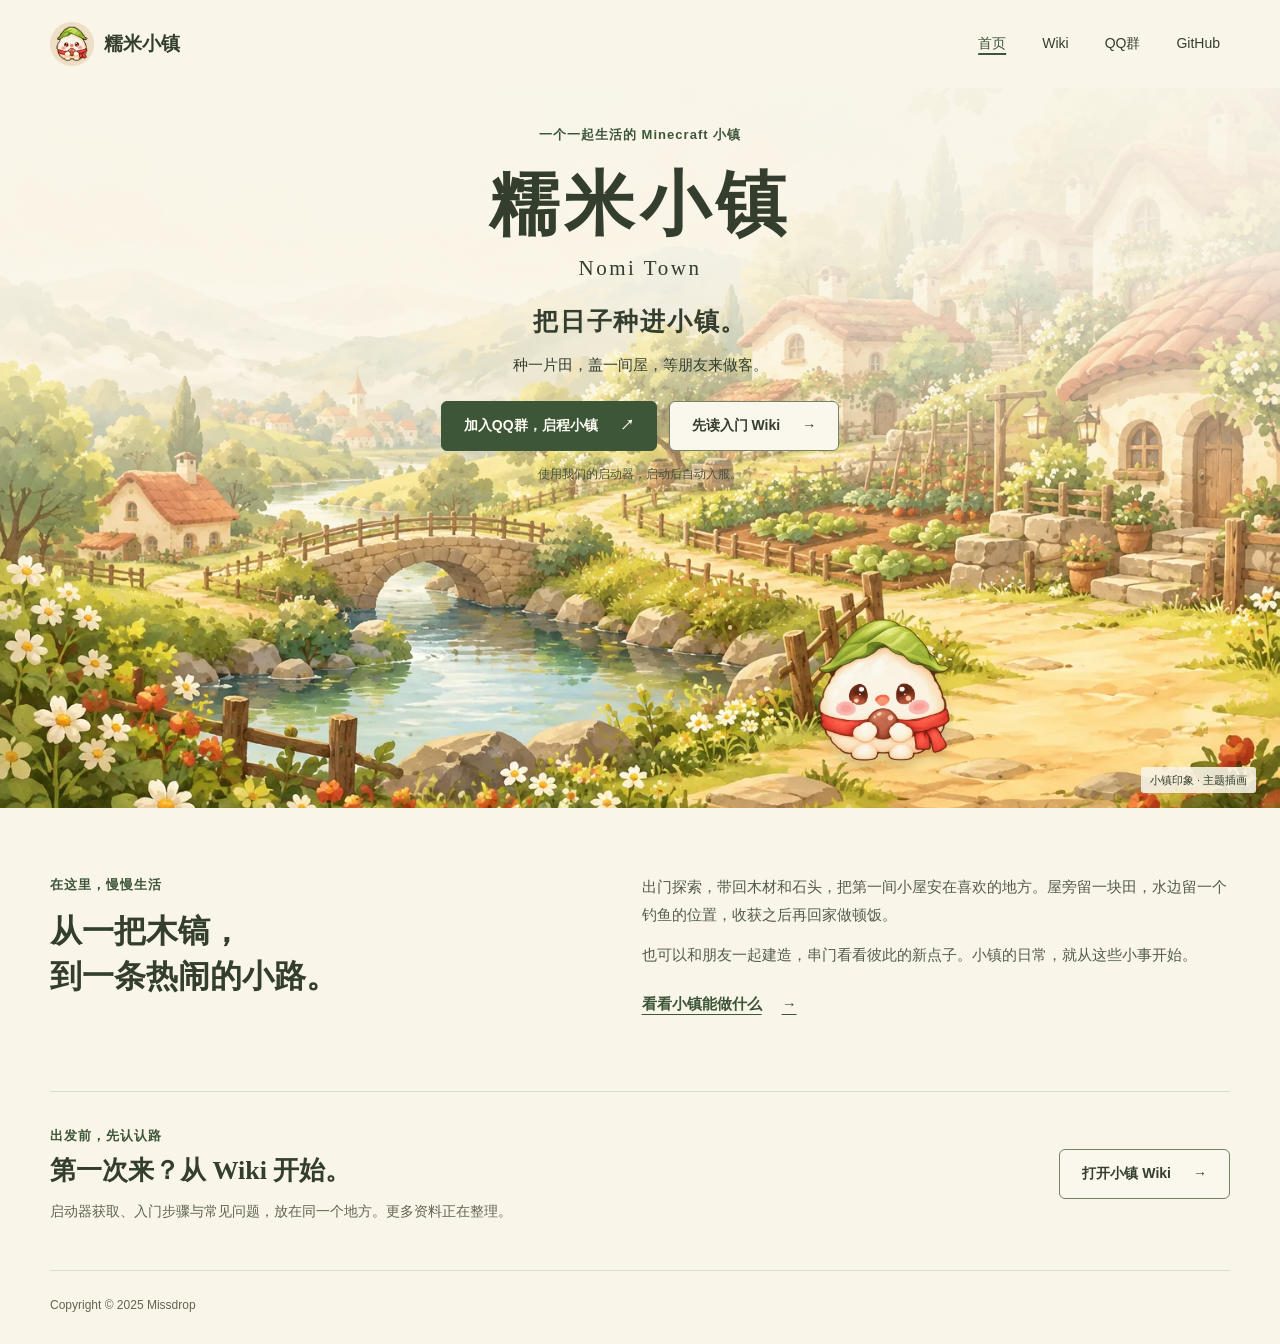
<file: index.html>
<!DOCTYPE html>
<html lang="zh-CN">
<head>
  <meta charset="UTF-8">
  <meta name="viewport" content="width=device-width, initial-scale=1.0">
  <meta name="author" content="Missdrop">
  <title>糯米小镇 Nomi Town · 把日子种进小镇</title>
  <meta name="description" content="在糯米小镇，探索原版生存、种田、钓鱼烹饪，与朋友一起建造和生活。查看 Wiki，或加入QQ群按公告获取我们的启动器。">
  <link rel="canonical" href="https://mc.missdrop.cn/">
  <meta property="og:type" content="website">
  <meta property="og:locale" content="zh_CN">
  <meta property="og:site_name" content="糯米小镇 Nomi Town">
  <meta property="og:title" content="糯米小镇 Nomi Town · 把日子种进小镇">
  <meta property="og:description" content="在糯米小镇，探索原版生存、种田、钓鱼烹饪，与朋友一起建造和生活。查看 Wiki，或加入QQ群按公告获取我们的启动器。">
  <meta property="og:url" content="https://mc.missdrop.cn/">
  <meta property="og:image" content="https://mc.missdrop.cn/img/nomi-logo-512.png">
  <meta property="og:image:width" content="512">
  <meta property="og:image:height" content="512">
  <meta name="theme-color" content="#f9f5e9">
  <link rel="icon" href="favicon.ico">
  <link rel="stylesheet" href="css/styles.css">
  <script src="js/index.js" defer></script>
</head>
<body>
<a class="skip-link" href="#main">跳到主要内容</a>
<header class="site-header wrap">
  <a class="brand" href="./" aria-label="糯米小镇首页"><img src="img/nomi-logo-64.webp" width="44" height="44" alt=""><span>糯米小镇</span></a>
  <nav aria-label="主导航"><a href="./" aria-current="page">首页</a><a href="wiki.html">Wiki</a><a href="https://qm.qq.com/q/JWCiU0jwyq">QQ群<span class="sr-only">（外部链接）</span></a><a href="https://github.com/NomiTeam">GitHub<span class="sr-only">（外部链接）</span></a></nav>
</header>
<main id="main">
  <section class="town-hero" aria-labelledby="town-title">
    <picture class="town-scene">
      <source media="(max-width: 700px)" srcset="img/town-scene-mobile.webp" width="768" height="878">
      <img src="img/town-scene-desktop.webp" width="1536" height="1024" fetchpriority="high" alt="温柔田园风格的小镇插画">
    </picture>
    <div class="hero-copy wrap">
      <p class="eyebrow">一个一起生活的 Minecraft 小镇</p>
      <h1 id="town-title">糯米小镇<span>Nomi Town</span></h1>
      <p class="hero-line">把日子种进小镇。</p>
      <p class="hero-description">种一片田，盖一间屋，等朋友来做客。</p>
      <div class="hero-actions"><a class="button primary" href="https://qm.qq.com/q/JWCiU0jwyq">加入QQ群，启程小镇 <span aria-hidden="true">↗</span></a><a class="button secondary" href="wiki.html">先读入门 Wiki <span aria-hidden="true">→</span></a></div>
      <p class="entry-note">使用我们的启动器，启动后自动入服。</p>
    </div>
    <img class="scene-mascot" src="img/nomi-mascot-512.webp" width="512" height="512" alt="戴绿叶帽、系红围巾的团子站在小镇前景">
    <p class="scene-caption">小镇印象 · 主题插画</p>
  </section>
  <section class="life-section wrap" aria-labelledby="life-title">
    <div class="life-heading"><p class="eyebrow">在这里，慢慢生活</p><h2 id="life-title">从一把木镐，<br>到一条热闹的小路。</h2></div>
    <div class="life-copy"><p>出门探索，带回木材和石头，把第一间小屋安在喜欢的地方。屋旁留一块田，水边留一个钓鱼的位置，收获之后再回家做顿饭。</p><p>也可以和朋友一起建造，串门看看彼此的新点子。小镇的日常，就从这些小事开始。</p><a class="text-link" href="wiki.html#life">看看小镇能做什么 <span aria-hidden="true">→</span></a></div>
  </section>
  <section class="wiki-invitation wrap" aria-labelledby="guide-title"><div><p class="eyebrow">出发前，先认认路</p><h2 id="guide-title">第一次来？从 Wiki 开始。</h2><p>启动器获取、入门步骤与常见问题，放在同一个地方。更多资料正在整理。</p></div><a class="button secondary" href="wiki.html">打开小镇 Wiki <span aria-hidden="true">→</span></a></section>
</main>
<footer class="site-footer wrap">Copyright © 2025 Missdrop</footer>
</body>
</html>
</file>
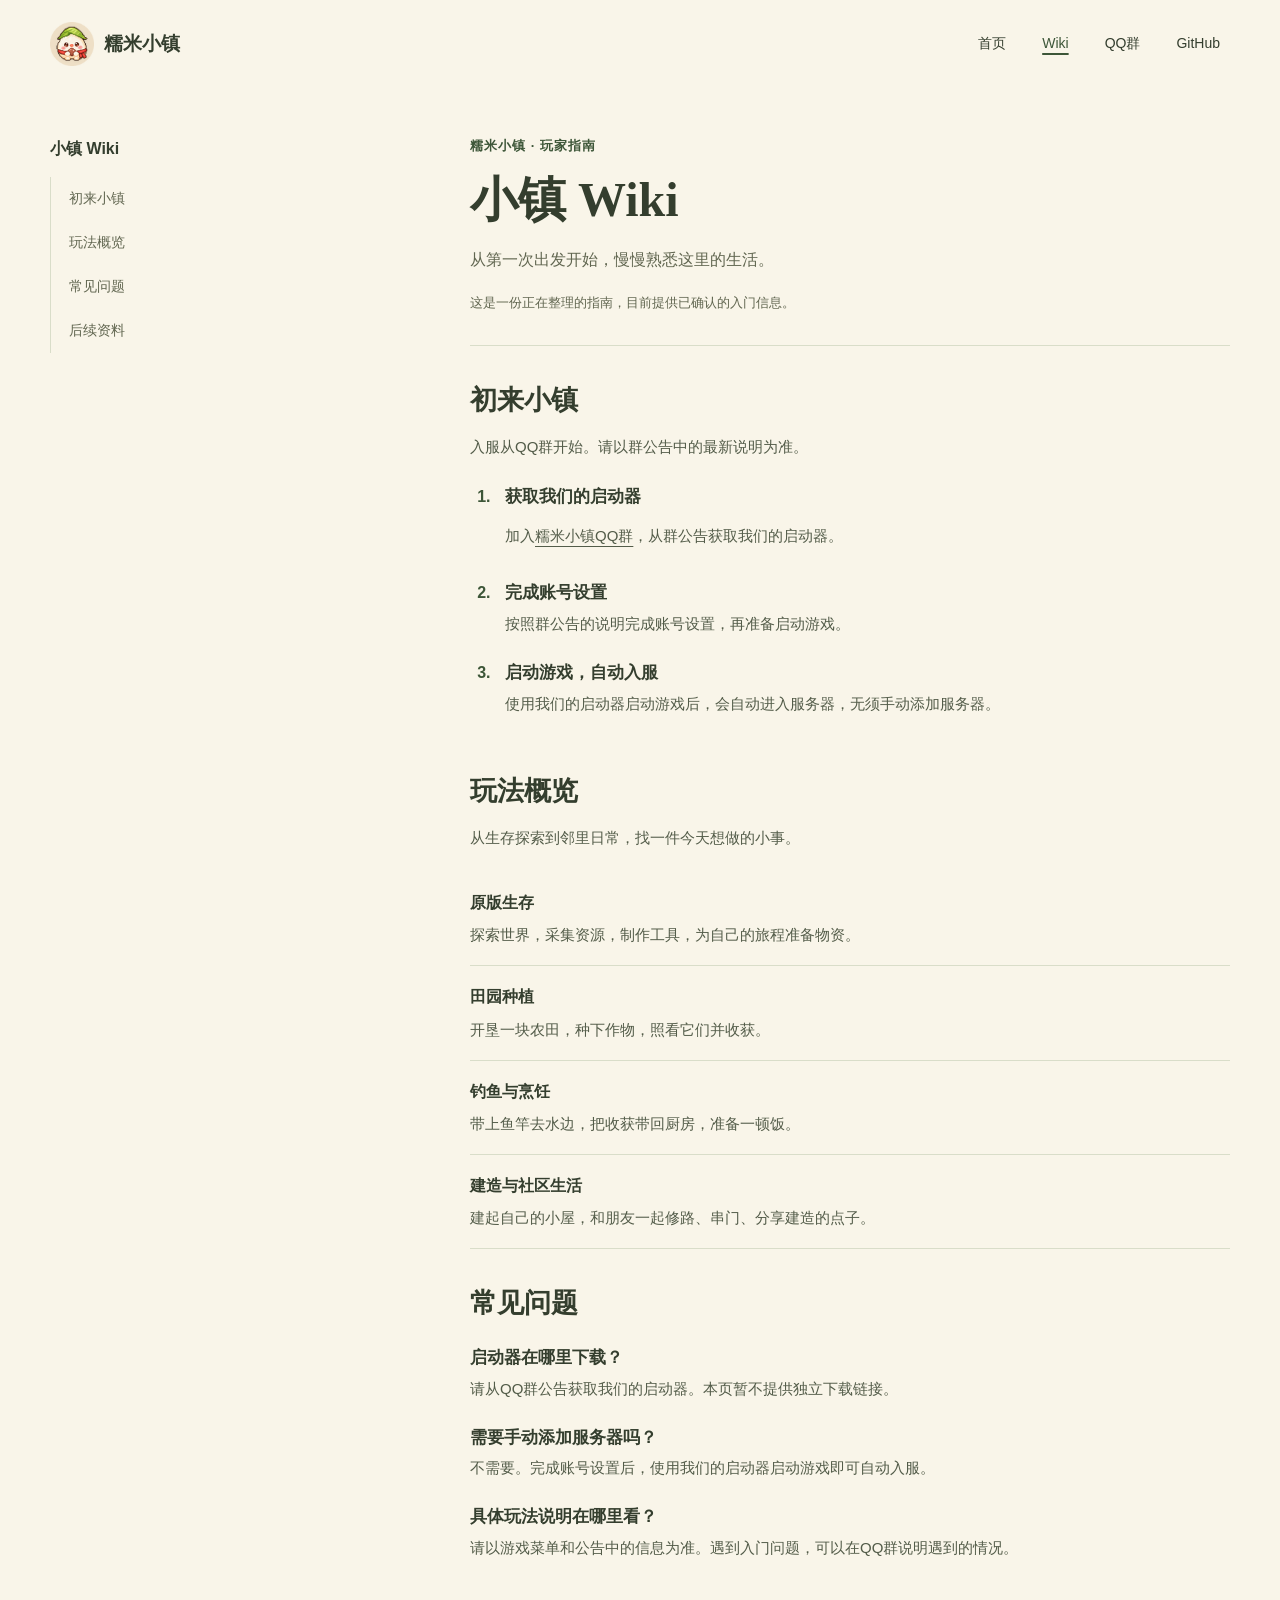
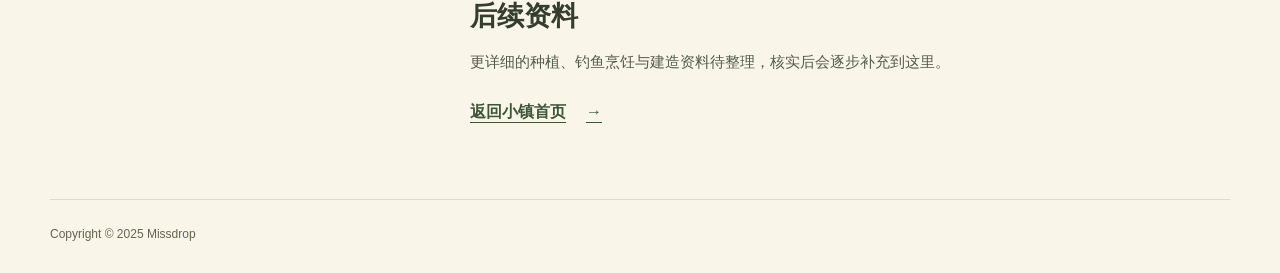
<file: wiki.html>
<!DOCTYPE html>
<html lang="zh-CN">
<head>
  <meta charset="UTF-8">
  <meta name="viewport" content="width=device-width, initial-scale=1.0">
  <meta name="author" content="Missdrop">
  <title>小镇 Wiki · 糯米小镇 Nomi Town</title>
  <meta name="description" content="糯米小镇入门指南：从QQ群公告获取我们的启动器，完成账号设置后自动入服。了解玩法概览与常见问题。">
  <link rel="canonical" href="https://mc.missdrop.cn/wiki.html">
  <meta property="og:type" content="website">
  <meta property="og:locale" content="zh_CN">
  <meta property="og:site_name" content="糯米小镇 Nomi Town">
  <meta property="og:title" content="小镇 Wiki · 糯米小镇 Nomi Town">
  <meta property="og:description" content="糯米小镇入门指南：从QQ群公告获取我们的启动器，完成账号设置后自动入服。了解玩法概览与常见问题。">
  <meta property="og:url" content="https://mc.missdrop.cn/wiki.html">
  <meta property="og:image" content="https://mc.missdrop.cn/img/nomi-logo-512.png">
  <meta property="og:image:width" content="512">
  <meta property="og:image:height" content="512">
  <meta name="theme-color" content="#f9f5e9">
  <link rel="icon" href="favicon.ico">
  <link rel="stylesheet" href="css/styles.css">
  <script src="js/index.js" defer></script>
</head>
<body class="wiki-page">
<a class="skip-link" href="#main">跳到主要内容</a>
<header class="site-header wrap">
  <a class="brand" href="./" aria-label="糯米小镇首页"><img src="img/nomi-logo-64.webp" width="44" height="44" alt=""><span>糯米小镇</span></a>
  <nav aria-label="主导航"><a href="./">首页</a><a href="wiki.html" aria-current="page">Wiki</a><a href="https://qm.qq.com/q/JWCiU0jwyq">QQ群<span class="sr-only">（外部链接）</span></a><a href="https://github.com/NomiTeam">GitHub<span class="sr-only">（外部链接）</span></a></nav>
</header>
<main id="main" class="wiki-layout wrap">
  <aside class="wiki-toc" aria-label="本页目录"><p>小镇 Wiki</p><nav aria-label="文章目录"><a href="#start">初来小镇</a><a href="#life">玩法概览</a><a href="#faq">常见问题</a><a href="#more">后续资料</a></nav></aside>
  <article class="wiki-article">
    <header class="wiki-heading"><p class="eyebrow">糯米小镇 · 玩家指南</p><h1>小镇 Wiki</h1><p>从第一次出发开始，慢慢熟悉这里的生活。</p><p class="wiki-status">这是一份正在整理的指南，目前提供已确认的入门信息。</p></header>
    <section id="start" aria-labelledby="start-title"><h2 id="start-title">初来小镇</h2><p>入服从QQ群开始。请以群公告中的最新说明为准。</p><ol class="start-steps"><li><h3>获取我们的启动器</h3><p>加入<a href="https://qm.qq.com/q/JWCiU0jwyq">糯米小镇QQ群</a>，从群公告获取我们的启动器。</p></li><li><h3>完成账号设置</h3><p>按照群公告的说明完成账号设置，再准备启动游戏。</p></li><li><h3>启动游戏，自动入服</h3><p>使用我们的启动器启动游戏后，会自动进入服务器，无须手动添加服务器。</p></li></ol></section>
    <section id="life" aria-labelledby="life-title"><h2 id="life-title">玩法概览</h2><p>从生存探索到邻里日常，找一件今天想做的小事。</p><dl class="play-topics"><div><dt>原版生存</dt><dd>探索世界，采集资源，制作工具，为自己的旅程准备物资。</dd></div><div><dt>田园种植</dt><dd>开垦一块农田，种下作物，照看它们并收获。</dd></div><div><dt>钓鱼与烹饪</dt><dd>带上鱼竿去水边，把收获带回厨房，准备一顿饭。</dd></div><div><dt>建造与社区生活</dt><dd>建起自己的小屋，和朋友一起修路、串门、分享建造的点子。</dd></div></dl></section>
    <section id="faq" aria-labelledby="faq-title"><h2 id="faq-title">常见问题</h2><div class="faq-item"><h3>启动器在哪里下载？</h3><p>请从QQ群公告获取我们的启动器。本页暂不提供独立下载链接。</p></div><div class="faq-item"><h3>需要手动添加服务器吗？</h3><p>不需要。完成账号设置后，使用我们的启动器启动游戏即可自动入服。</p></div><div class="faq-item"><h3>具体玩法说明在哪里看？</h3><p>请以游戏菜单和公告中的信息为准。遇到入门问题，可以在QQ群说明遇到的情况。</p></div></section>
    <section id="more" aria-labelledby="more-title"><h2 id="more-title">后续资料</h2><p>更详细的种植、钓鱼烹饪与建造资料待整理，核实后会逐步补充到这里。</p><a class="text-link" href="./">返回小镇首页 <span aria-hidden="true">→</span></a></section>
  </article>
</main>
<footer class="site-footer wrap">Copyright © 2025 Missdrop</footer>
</body>
</html>
</file>
<file: css/styles.css>
:root {
  color-scheme:light;
  --paper:#f9f5e9;
  --ink:#343e2e;
  --muted:#616650;
  --green:#3d5638;
  --line:#d9ddc9;
  --serif:"Noto Serif CJK SC","Songti SC","STSong","SimSun",serif
}
* {
  box-sizing:border-box
}
html {
  scroll-padding-top:28px
}
body {
  margin:0;
  color:var(--ink);
  background:var(--paper);
  font-family:-apple-system,BlinkMacSystemFont,"Segoe UI","PingFang SC","Hiragino Sans GB","Microsoft YaHei",sans-serif;
  line-height:1.85
}
h1,h2,h3,p,figure {
  margin:0
}
h1,h2,h3 {
  line-height:1.4
}
a {
  color:inherit;
  text-underline-offset:5px
}
a:focus-visible {
  outline:3px solid #9b4e27;
  outline-offset:4px
}
img {
  display:block;
  max-width:100%;
  height:auto
}
.wrap {
  width:min(1180px,calc(100% - 80px));
  margin-inline:auto
}
.sr-only {
  position:absolute;
  width:1px;
  height:1px;
  padding:0;
  margin:-1px;
  overflow:hidden;
  clip-path:inset(50%);
  white-space:nowrap
}
.skip-link {
  position:absolute;
  top:8px;
  left:16px;
  padding:10px 16px;
  background:#fff;
  z-index:10;
  transform:translateY(-160%)
}
.skip-link:focus {
  transform:none
}
.site-header {
  display:flex;
  justify-content:space-between;
  align-items:center;
  gap:20px;
  min-height:88px;
  padding-block:14px
}
.brand {
  display:flex;
  align-items:center;
  gap:10px;
  min-height:44px;
  font-weight:750;
  font-size:19px;
  text-decoration:none;
  white-space:nowrap
}
.site-header nav {
  display:flex;
  align-items:center;
  gap:16px
}
.site-header nav a {
  display:inline-flex;
  justify-content:center;
  align-items:center;
  min-height:44px;
  min-width:44px;
  padding:0 10px;
  font-size:14px;
  text-decoration:none
}
.site-header nav a:hover,.site-header nav a[aria-current] {
  color:var(--green);
  text-decoration:underline;
  text-decoration-thickness:2px
}
.town-hero {
  position:relative;
  isolation:isolate;
  min-height:720px;
  overflow:hidden;
  background:#e3e8cf
}
.town-scene {
  position:absolute;
  inset:0;
  z-index:-2
}
.town-scene img {
  width:100%;
  height:100%;
  object-fit:cover;
  object-position:center 58%
}
.town-hero:before {
  content:"";
  position:absolute;
  inset:0;
  z-index:-1;
  background:linear-gradient(180deg,rgba(249,245,233,.97),rgba(249,245,233,.87) 24%,rgba(249,245,233,.2) 58%,transparent 76%);
  pointer-events:none
}
.hero-copy {
  text-align:center;
  padding-top:35px
}
.eyebrow {
  font-size:13px;
  font-weight:600;
  letter-spacing:.08em;
  color:var(--green)
}
.hero-copy h1 {
  font-family:var(--serif);
  font-size:clamp(54px,5.5vw,78px);
  letter-spacing:.08em;
  margin-top:8px
}
.hero-copy h1 span {
  display:block;
  font-family:Georgia,serif;
  font-size:21px;
  font-weight:400;
  letter-spacing:.12em;
  margin-top:0
}
.hero-line {
  font-size:25px;
  font-weight:600;
  margin-top:15px;
  letter-spacing:.07em
}
.hero-description {
  margin-top:7px;
  font-size:15px
}
.hero-actions {
  display:flex;
  justify-content:center;
  gap:12px;
  flex-wrap:wrap;
  margin-top:22px
}
.button {
  display:inline-flex;
  align-items:center;
  justify-content:center;
  gap:22px;
  min-height:50px;
  padding:10px 22px;
  border-radius:6px;
  text-decoration:none;
  font-size:14px;
  font-weight:650;
  transition:background .15s
}
.primary {
  background:var(--green);
  color:#fffdf4;
  border:1px solid var(--green)
}
.primary:hover {
  background:#293e26
}
.secondary {
  background:#faf7ed;
  border:1px solid #758064
}
.secondary:hover {
  background:#e9eddd
}
.entry-note {
  font-size:12px;
  margin:12px auto 0;
  max-width:500px;
  color:#49523f
}
.scene-mascot {
  position:absolute;
  width:clamp(135px,13vw,190px);
  bottom:35px;
  left:calc(70% - 95px);
  filter:drop-shadow(0 8px 5px rgba(62,59,32,.16))
}
.scene-caption {
  position:absolute;
  right:24px;
  bottom:15px;
  font-size:11px;
  color:#303b2c;
  background:#f9f5e9df;
  padding:3px 9px;
  border-radius:3px
}
.life-section {
  display:grid;
  grid-template-columns:1fr 1.15fr;
  gap:80px;
  padding-block:65px
}
.life-heading h2 {
  font-family:var(--serif);
  font-size:32px;
  margin-top:12px
}
.life-copy {
  font-size:15px;
  color:#535c49
}
.life-copy p+p {
  margin-top:12px
}
.text-link {
  display:inline-flex;
  align-items:center;
  gap:20px;
  min-height:44px;
  font-weight:600;
  color:var(--green);
  margin-top:14px
}
.wiki-invitation {
  border-top:1px solid var(--line);
  display:flex;
  align-items:center;
  justify-content:space-between;
  gap:28px;
  padding-block:32px 45px
}
.wiki-invitation h2 {
  font-family:var(--serif);
  font-size:26px;
  margin-top:5px
}
.wiki-invitation p:not(.eyebrow) {
  font-size:14px;
  color:var(--muted);
  margin-top:9px
}
.wiki-invitation .button {
  flex-shrink:0
}
.site-footer {
  border-top:1px solid var(--line);
  padding-block:23px 28px;
  font-size:12px;
  color:var(--muted)
}
.wiki-layout {
  display:grid;
  grid-template-columns:180px minmax(0,760px);
  justify-content:space-between;
  gap:64px;
  padding-top:46px;
  padding-bottom:65px
}
.wiki-toc {
  align-self:start;
  position:sticky;
  top:28px
}
.wiki-toc>p {
  font-weight:700;
  margin-bottom:13px
}
.wiki-toc nav {
  display:flex;
  flex-direction:column;
  border-left:1px solid var(--line)
}
.wiki-toc a {
  display:flex;
  align-items:center;
  min-height:44px;
  padding:5px 18px;
  text-decoration:none;
  font-size:14px;
  color:var(--muted)
}
.wiki-toc a:hover {
  background:#e9eddd;
  color:var(--green)
}
.wiki-heading {
  border-bottom:1px solid var(--line);
  padding-bottom:30px
}
.wiki-heading h1 {
  font-family:var(--serif);
  font-size:48px;
  margin-block:8px 12px
}
.wiki-heading>p:not(.eyebrow) {
  color:var(--muted)
}
.wiki-heading .wiki-status {
  font-size:13px;
  margin-top:16px
}
.wiki-article section {
  padding-top:36px;
  scroll-margin-top:20px
}
.wiki-article h2 {
  font-family:var(--serif);
  font-size:27px;
  margin-bottom:13px
}
.wiki-article h3 {
  font-size:17px;
  margin-bottom:5px
}
.wiki-article section p,.play-topics dd {
  font-size:15px;
  color:#535c49
}
.start-steps {
  padding-left:25px;
  margin:22px 0 0
}
.start-steps li {
  padding-left:10px;
  margin-block:20px
}
.start-steps li::marker {
  color:var(--green);
  font-weight:700
}
.wiki-article p a {
  display:inline-block;
  min-height:44px;
  line-height:44px
}
.play-topics {
  margin:20px 0 0
}
.play-topics>div {
  padding:16px 0;
  border-bottom:1px solid var(--line)
}
.play-topics dt {
  font-weight:700;
  margin-bottom:4px
}
.play-topics dd {
  margin:0
}
.faq-item {
  margin-top:23px
}
@view-transition {
  navigation:auto
}
::view-transition-old(root) {
  animation:fade-out .14s ease both
}
::view-transition-new(root) {
  animation:fade-in .18s ease both
}
@keyframes fade-out {
  to {
    opacity:0
  }
}
@keyframes fade-in {
  from {
    opacity:0
  }
  to {
    opacity:1
  }
}
html.page-leaving body {
  opacity:0;
  transition:opacity .14s ease
}
html.page-entering body {
  animation:fade-in .18s ease both
}
@media(max-width:900px) {
  .wrap {
    width:calc(100% - 48px)
  }
  .life-section {
    gap:35px
  }
  .wiki-layout {
    gap:30px;
    grid-template-columns:145px minmax(0,1fr)
  }
  .wiki-invitation {
    align-items:flex-start
  }
  .town-hero {
    min-height:690px
  }
}
@media(max-width:700px) {
  .wrap {
    width:calc(100% - 36px)
  }
  .site-header {
    flex-wrap:wrap;
    gap:3px;
    padding-block:10px 6px
  }
  .brand {
    font-size:18px
  }
  .site-header nav {
    width:100%;
    justify-content:space-between;
    gap:0
  }
  .site-header nav a {
    padding-inline:12px
  }
  .town-hero {
    min-height:660px
  }
  .hero-copy {
    padding-top:24px
  }
  .hero-copy h1 {
    font-size:54px;
    margin-top:9px
  }
  .hero-copy h1 span {
    font-size:18px
  }
  .eyebrow {
    font-size:12px;
    letter-spacing:.04em
  }
  .hero-line {
    font-size:22px;
    margin-top:17px
  }
  .hero-description {
    font-size:13px;
    margin-top:8px
  }
  .hero-actions {
    gap:9px;
    margin-top:19px
  }
  .button {
    font-size:13px;
    padding:10px 15px;
    gap:10px
  }
  .entry-note {
    max-width:300px;
    font-size:11px;
    line-height:1.8
  }
  .town-scene img {
    object-position:center bottom
  }
  .town-hero:before {
    background:linear-gradient(180deg,rgba(249,245,233,.98),rgba(249,245,233,.9) 34%,rgba(249,245,233,.15) 64%,transparent 80%)
  }
  .scene-mascot {
    width:140px;
    left:calc(50% - 70px);
    bottom:32px
  }
  .scene-caption {
    right:12px;
    bottom:10px;
    font-size:10px
  }
  .life-section {
    display:block;
    padding-block:36px
  }
  .life-heading h2 {
    font-size:27px
  }
  .life-copy {
    margin-top:20px;
    font-size:14px
  }
  .wiki-invitation {
    display:block;
    padding-block:28px 32px
  }
  .wiki-invitation h2 {
    font-size:24px
  }
  .wiki-invitation .button {
    margin-top:20px
  }
  .wiki-layout {
    display:block;
    padding-top:20px;
    padding-bottom:40px
  }
  .wiki-toc {
    position:static;
    border-bottom:1px solid var(--line);
    padding-bottom:14px;
    margin-bottom:27px
  }
  .wiki-toc>p {
    margin-bottom:6px;
    font-size:14px
  }
  .wiki-toc nav {
    flex-direction:row;
    flex-wrap:wrap;
    border-left:0;
    gap:0 8px
  }
  .wiki-toc a {
    padding:5px 8px;
    font-size:13px
  }
  .wiki-heading h1 {
    font-size:38px
  }
  .wiki-heading>p {
    font-size:14px
  }
  .wiki-article section {
    padding-top:28px
  }
  .wiki-article h2 {
    font-size:25px
  }
  .site-footer {
    font-size:11px
  }
}
@media(prefers-reduced-motion:reduce) {
  *,*::before,*::after {
    animation:none!important;
    transition:none!important;
    scroll-behavior:auto!important
  }
  @view-transition {
    navigation:none
  }
  html.page-leaving body {
    opacity:1
  }
}
</file>
